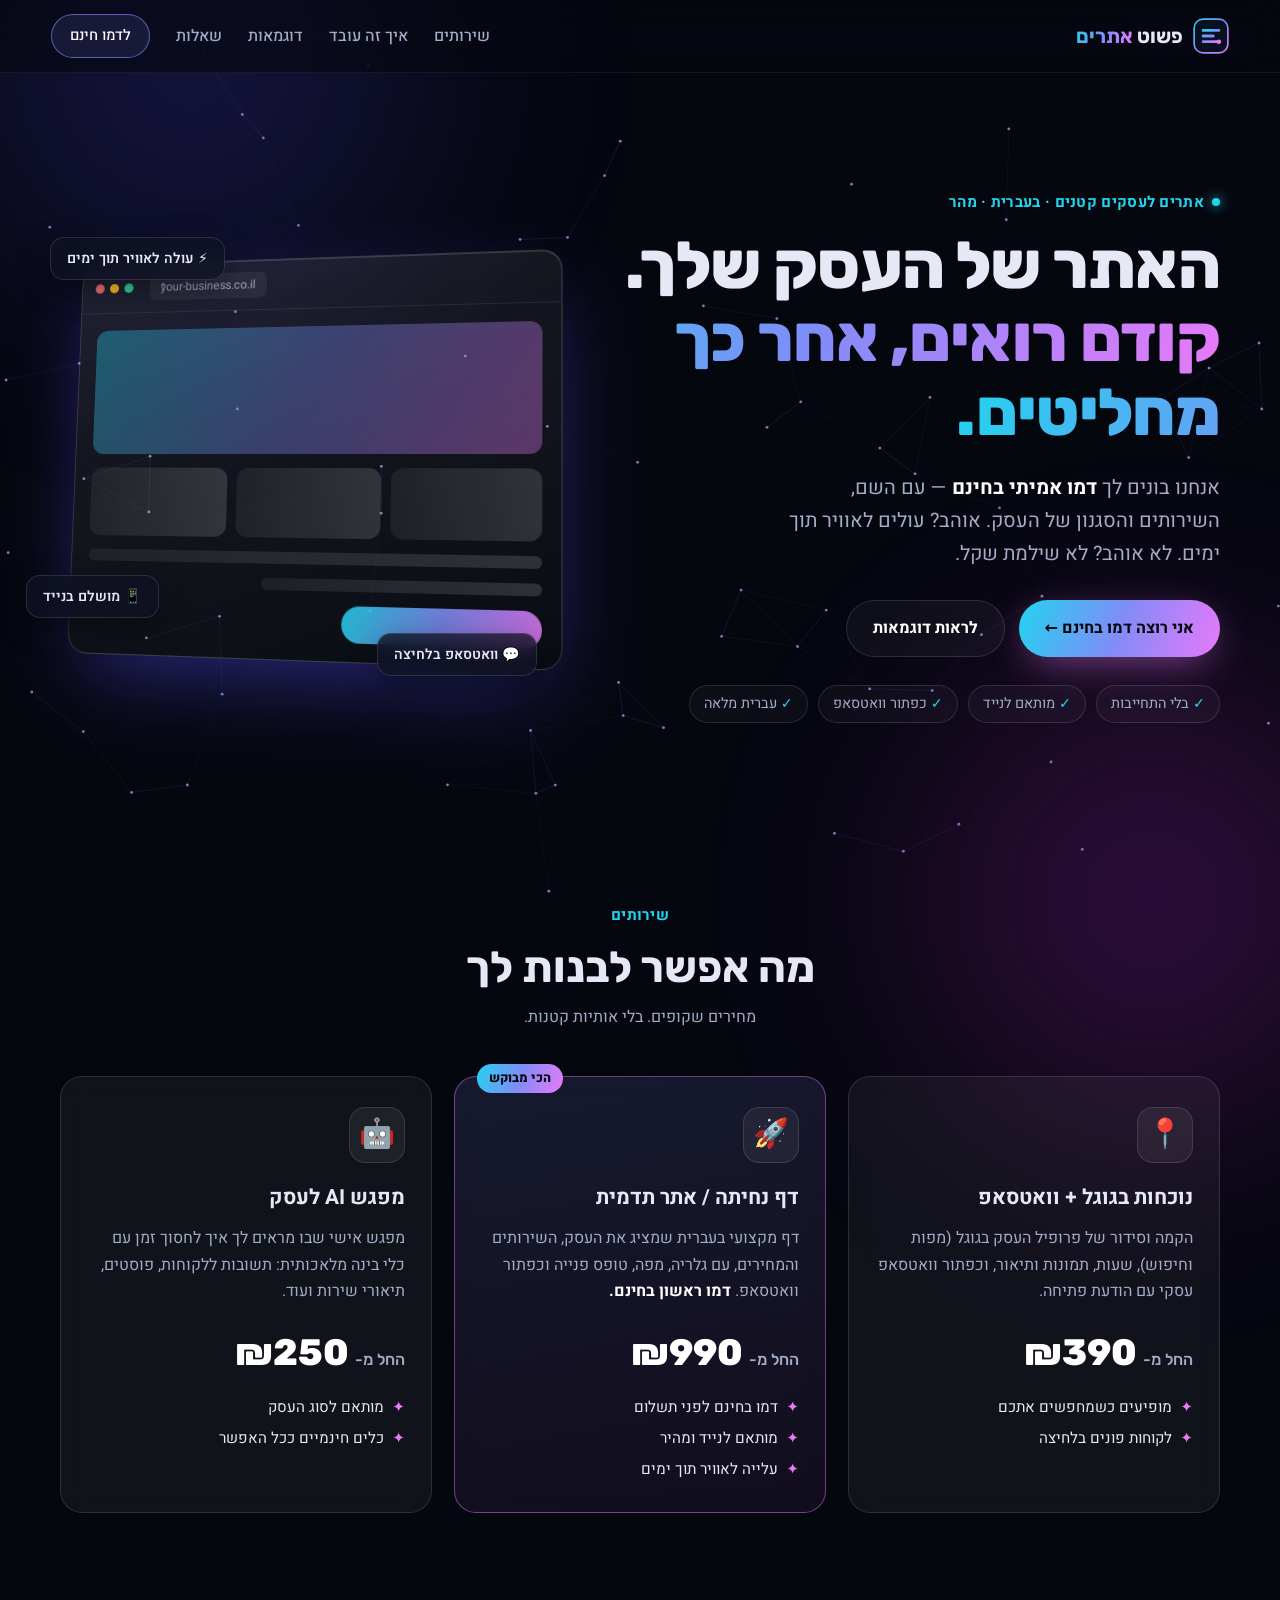
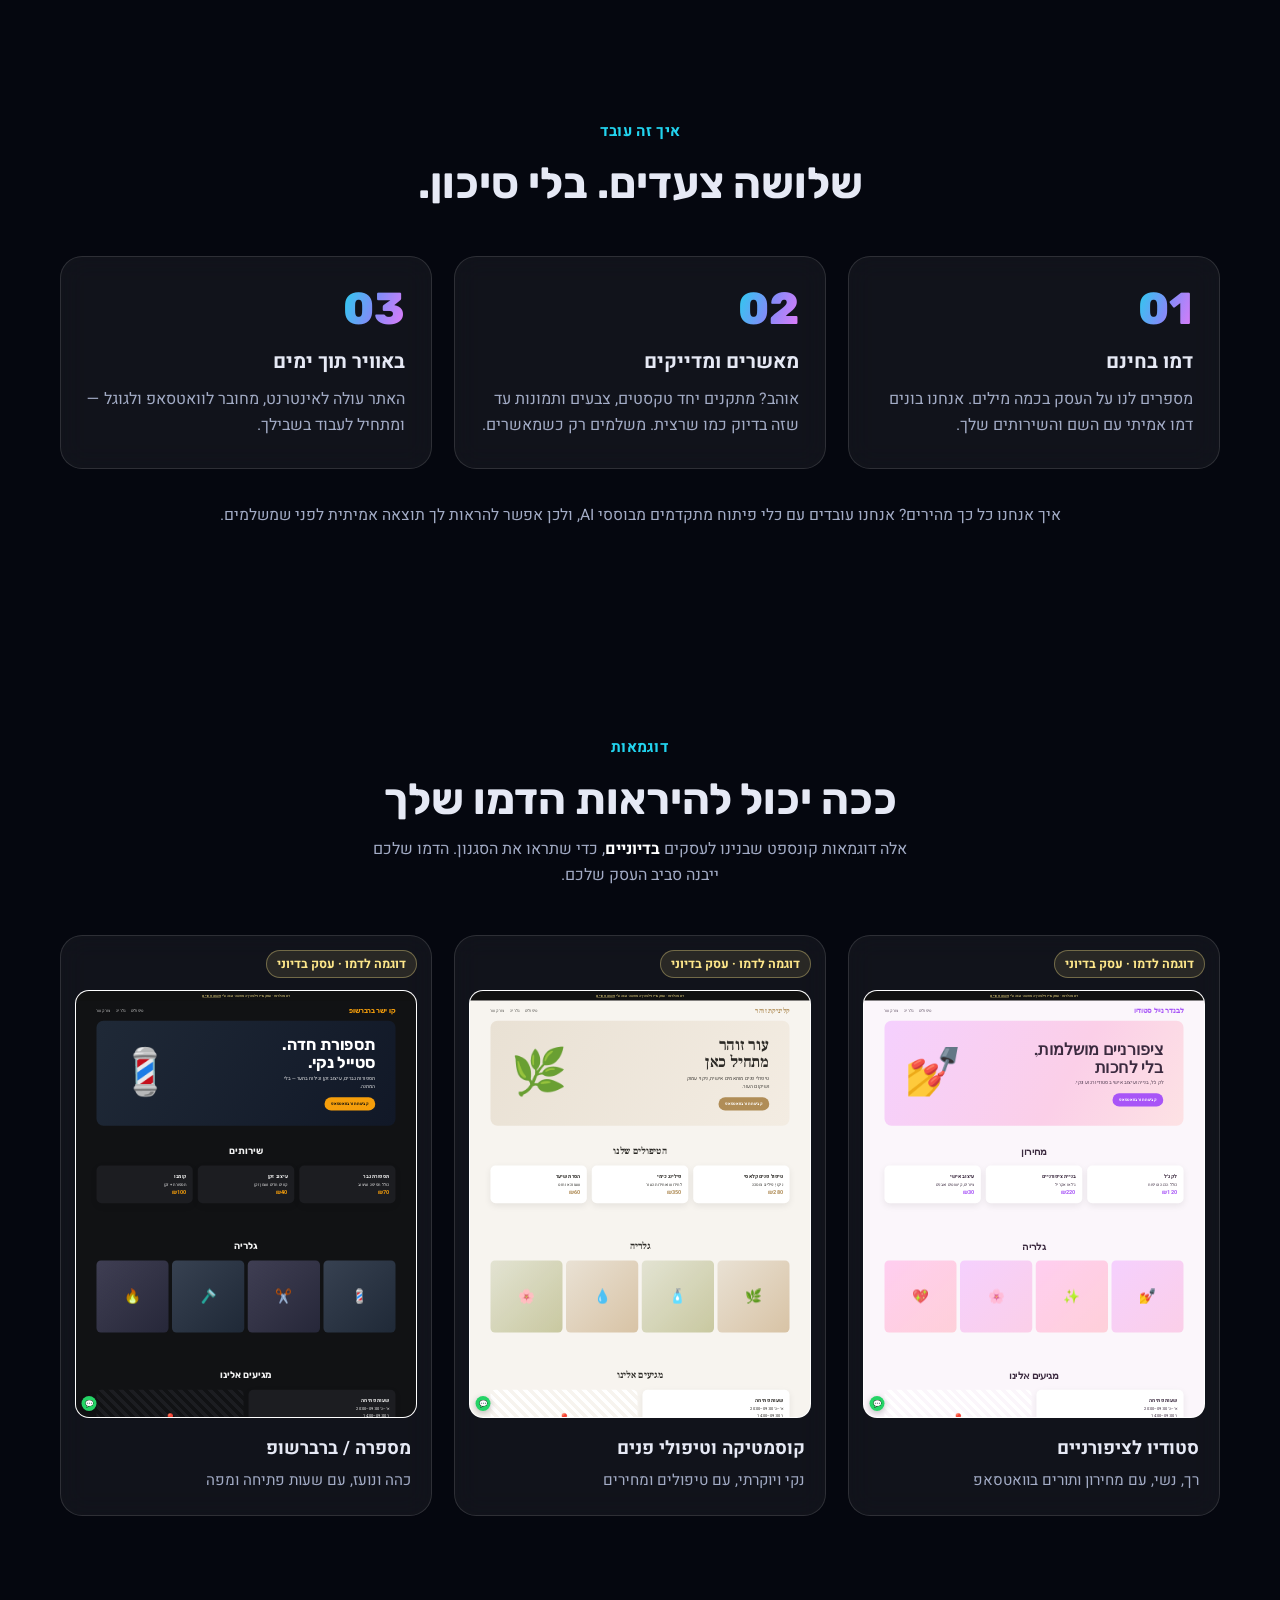
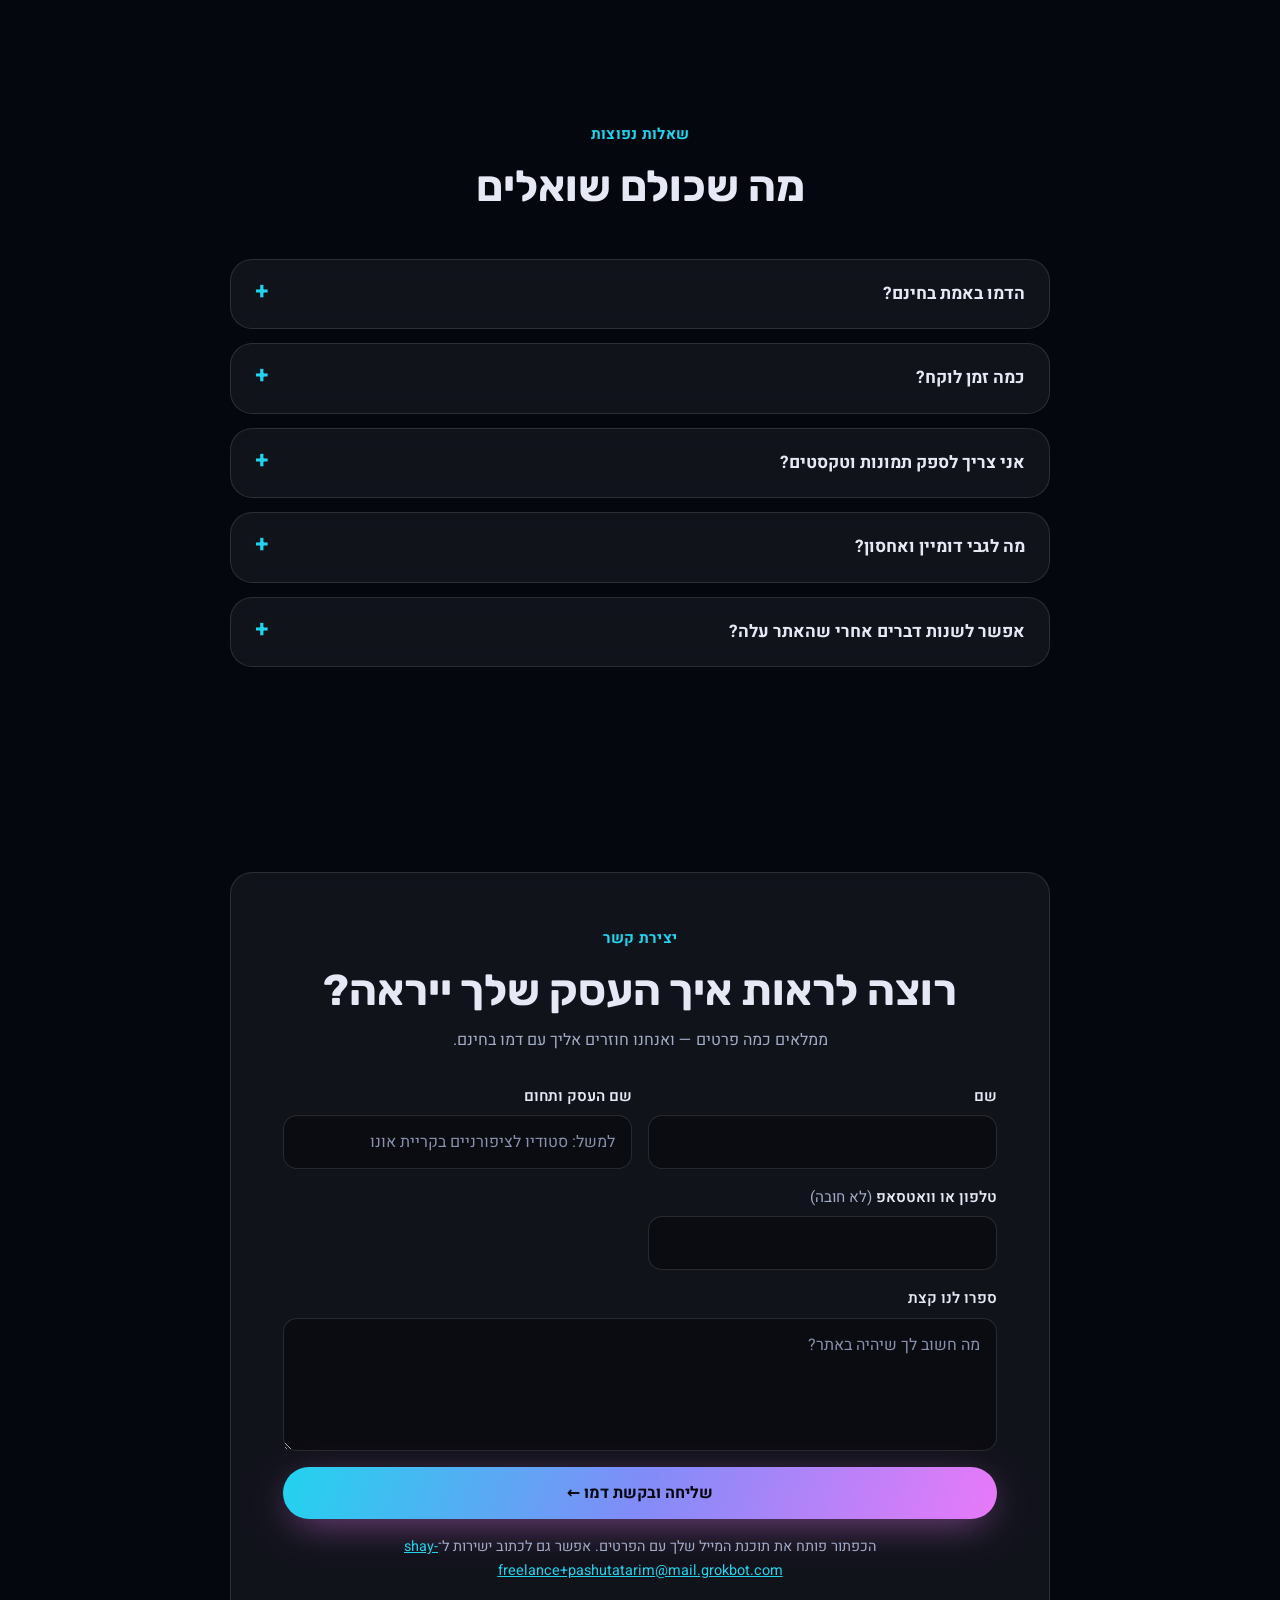
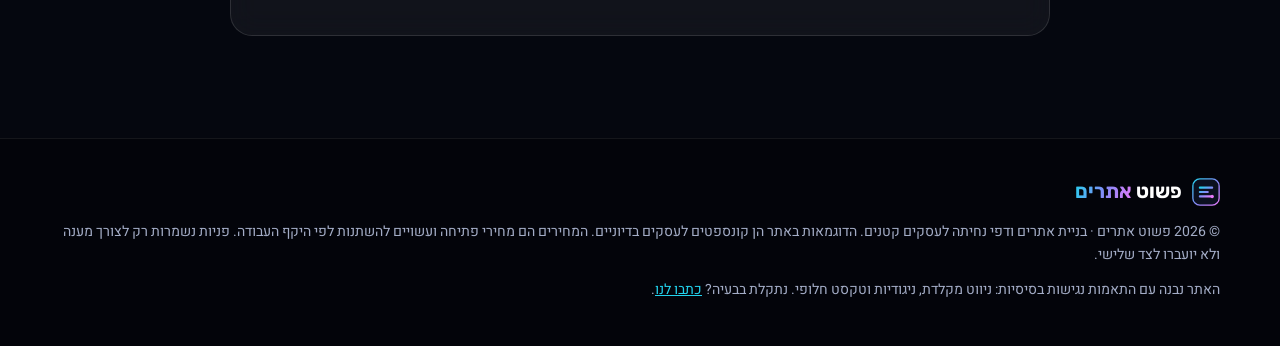
<file: index.html>
<!doctype html>
<html lang="he" dir="rtl">
<head>
<meta charset="utf-8">
<meta name="viewport" content="width=device-width, initial-scale=1">
<title>פשוט אתרים | אתרים ודפי נחיתה לעסקים קטנים — דמו בחינם</title>
<meta name="description" content="פשוט אתרים בונה אתרים ודפי נחיתה בעברית לעסקים קטנים. קודם בונים לך דמו בחינם, ומשלמים רק אם אוהבים. עלייה לאוויר תוך ימים.">
<meta name="theme-color" content="#05070f">
<link rel="icon" href="favicon.svg" type="image/svg+xml">
<meta property="og:type" content="website">
<meta property="og:locale" content="he_IL">
<meta property="og:title" content="פשוט אתרים — דמו בחינם, משלמים רק אם אוהבים">
<meta property="og:description" content="אתרים ודפי נחיתה בעברית לעסקים קטנים. מהיר, מודרני, בלי התחייבות.">
<meta property="og:url" content="https://pashutatarim.github.io/">
<meta property="og:image" content="https://pashutatarim.github.io/assets/og.png">
<meta name="twitter:card" content="summary_large_image">
<link rel="preconnect" href="https://fonts.googleapis.com">
<link rel="preconnect" href="https://fonts.gstatic.com" crossorigin>
<link href="https://fonts.googleapis.com/css2?family=Heebo:wght@300;400;500;700;900&family=Rubik:wght@500;700;800&display=swap" rel="stylesheet">
<link rel="stylesheet" href="styles.css">
</head>
<body>
<a class="skip" href="#main">דילוג לתוכן</a>
<canvas id="bg" aria-hidden="true"></canvas>
<div class="glow g1" aria-hidden="true"></div><div class="glow g2" aria-hidden="true"></div>

<header class="nav" id="top">
  <a href="#top" class="brand" aria-label="פשוט אתרים — לראש העמוד">
    <img src="assets/logo.svg" alt="" width="36" height="36"><span>פשוט <b>אתרים</b></span>
  </a>
  <nav aria-label="ניווט ראשי">
    <button class="menu-btn" aria-expanded="false" aria-controls="menu" aria-label="פתיחת תפריט"><span></span><span></span></button>
    <ul id="menu">
      <li><a href="#services">שירותים</a></li>
      <li><a href="#how">איך זה עובד</a></li>
      <li><a href="#demos">דוגמאות</a></li>
      <li><a href="#faq">שאלות</a></li>
      <li><a href="#contact" class="btn btn-sm">לדמו חינם</a></li>
    </ul>
  </nav>
</header>

<main id="main">
<section class="hero">
  <div class="wrap hero-grid">
    <div class="hero-text reveal">
      <p class="eyebrow"><span class="dot"></span> אתרים לעסקים קטנים · בעברית · מהר</p>
      <h1>האתר של העסק שלך.<br><span class="grad">קודם רואים, אחר כך מחליטים.</span></h1>
      <p class="lead">אנחנו בונים לך <strong>דמו אמיתי בחינם</strong> — עם השם, השירותים והסגנון של העסק. אוהב? עולים לאוויר תוך ימים. לא אוהב? לא שילמת שקל.</p>
      <div class="cta-row">
        <a href="#contact" class="btn btn-glow">אני רוצה דמו בחינם ←</a>
        <a href="#demos" class="btn btn-ghost">לראות דוגמאות</a>
      </div>
      <ul class="chips" aria-label="יתרונות">
        <li>בלי התחייבות</li><li>מותאם לנייד</li><li>כפתור וואטסאפ</li><li>עברית מלאה</li>
      </ul>
    </div>
    <div class="hero-visual reveal" aria-hidden="true">
      <div class="device">
        <div class="device-bar"><i></i><i></i><i></i><span>your-business.co.il</span></div>
        <div class="device-body">
          <div class="sk sk-hero"></div>
          <div class="sk-row"><div class="sk sk-card"></div><div class="sk sk-card"></div><div class="sk sk-card"></div></div>
          <div class="sk sk-line"></div><div class="sk sk-line short"></div>
          <div class="sk sk-btn"></div>
        </div>
      </div>
      <div class="float f1">⚡ עולה לאוויר תוך ימים</div>
      <div class="float f2">📱 מושלם בנייד</div>
      <div class="float f3">💬 וואטסאפ בלחיצה</div>
    </div>
  </div>
</section>

<section id="services" class="section">
  <div class="wrap">
    <header class="sec-head reveal"><p class="eyebrow">שירותים</p><h2>מה אפשר לבנות לך</h2><p>מחירים שקופים. בלי אותיות קטנות.</p></header>
    <div class="cards">
      <article class="card glass reveal">
        <div class="icon" aria-hidden="true">📍</div>
        <h3>נוכחות בגוגל + וואטסאפ</h3>
        <p>הקמה וסידור של פרופיל העסק בגוגל (מפות וחיפוש), שעות, תמונות ותיאור, וכפתור וואטסאפ עסקי עם הודעת פתיחה.</p>
        <p class="price"><small>החל מ-</small>₪390</p>
        <ul class="ticks"><li>מופיעים כשמחפשים אתכם</li><li>לקוחות פונים בלחיצה</li></ul>
      </article>
      <article class="card glass featured reveal">
        <span class="badge">הכי מבוקש</span>
        <div class="icon" aria-hidden="true">🚀</div>
        <h3>דף נחיתה / אתר תדמית</h3>
        <p>דף מקצועי בעברית שמציג את העסק, השירותים והמחירים, עם גלריה, מפה, טופס פנייה וכפתור וואטסאפ. <strong>דמו ראשון בחינם.</strong></p>
        <p class="price"><small>החל מ-</small>₪990</p>
        <ul class="ticks"><li>דמו בחינם לפני תשלום</li><li>מותאם לנייד ומהיר</li><li>עלייה לאוויר תוך ימים</li></ul>
      </article>
      <article class="card glass reveal">
        <div class="icon" aria-hidden="true">🤖</div>
        <h3>מפגש AI לעסק</h3>
        <p>מפגש אישי שבו מראים לך איך לחסוך זמן עם כלי בינה מלאכותית: תשובות ללקוחות, פוסטים, תיאורי שירות ועוד.</p>
        <p class="price"><small>החל מ-</small>₪250</p>
        <ul class="ticks"><li>מותאם לסוג העסק</li><li>כלים חינמיים ככל האפשר</li></ul>
      </article>
    </div>
  </div>
</section>

<section id="how" class="section">
  <div class="wrap">
    <header class="sec-head reveal"><p class="eyebrow">איך זה עובד</p><h2>שלושה צעדים. בלי סיכון.</h2></header>
    <ol class="steps">
      <li class="step glass reveal"><span class="num">01</span><h3>דמו בחינם</h3><p>מספרים לנו על העסק בכמה מילים. אנחנו בונים דמו אמיתי עם השם והשירותים שלך.</p></li>
      <li class="step glass reveal"><span class="num">02</span><h3>מאשרים ומדייקים</h3><p>אוהב? מתקנים יחד טקסטים, צבעים ותמונות עד שזה בדיוק כמו שרצית. משלמים רק כשמאשרים.</p></li>
      <li class="step glass reveal"><span class="num">03</span><h3>באוויר תוך ימים</h3><p>האתר עולה לאינטרנט, מחובר לוואטסאפ ולגוגל — ומתחיל לעבוד בשבילך.</p></li>
    </ol>
    <p class="note reveal">איך אנחנו כל כך מהירים? אנחנו עובדים עם כלי פיתוח מתקדמים מבוססי AI, ולכן אפשר להראות לך תוצאה אמיתית לפני שמשלמים.</p>
  </div>
</section>

<section id="demos" class="section">
  <div class="wrap">
    <header class="sec-head reveal"><p class="eyebrow">דוגמאות</p><h2>ככה יכול להיראות הדמו שלך</h2><p>אלה דוגמאות קונספט שבנינו לעסקים <strong>בדיוניים</strong>, כדי שתראו את הסגנון. הדמו שלכם ייבנה סביב העסק שלכם.</p></header>
    <div class="demos">
      <a class="demo glass reveal" href="demos/nails.html" target="_blank" rel="noopener">
        <span class="tag">דוגמה לדמו · עסק בדיוני</span>
        <div class="frame"><iframe src="demos/nails.html" title="תצוגה מקדימה: דמו לסטודיו ציפורניים בדיוני" loading="lazy" tabindex="-1"></iframe></div>
        <h3>סטודיו לציפורניים</h3><p>רך, נשי, עם מחירון ותורים בוואטסאפ</p>
      </a>
      <a class="demo glass reveal" href="demos/cosmetics.html" target="_blank" rel="noopener">
        <span class="tag">דוגמה לדמו · עסק בדיוני</span>
        <div class="frame"><iframe src="demos/cosmetics.html" title="תצוגה מקדימה: דמו לקוסמטיקאית בדיונית" loading="lazy" tabindex="-1"></iframe></div>
        <h3>קוסמטיקה וטיפולי פנים</h3><p>נקי ויוקרתי, עם טיפולים ומחירים</p>
      </a>
      <a class="demo glass reveal" href="demos/barber.html" target="_blank" rel="noopener">
        <span class="tag">דוגמה לדמו · עסק בדיוני</span>
        <div class="frame"><iframe src="demos/barber.html" title="תצוגה מקדימה: דמו למספרה בדיונית" loading="lazy" tabindex="-1"></iframe></div>
        <h3>מספרה / ברברשופ</h3><p>כהה ונועז, עם שעות פתיחה ומפה</p>
      </a>
    </div>
  </div>
</section>

<section id="faq" class="section">
  <div class="wrap narrow">
    <header class="sec-head reveal"><p class="eyebrow">שאלות נפוצות</p><h2>מה שכולם שואלים</h2></header>
    <div class="faq">
      <details class="glass reveal"><summary>הדמו באמת בחינם?</summary><p>כן. בונים לך דמו אמיתי בלי תשלום ובלי התחייבות. רק אם תרצה להעלות אותו לאוויר — נסגור מחיר.</p></details>
      <details class="glass reveal"><summary>כמה זמן לוקח?</summary><p>דמו ראשון בדרך כלל תוך יום–יומיים עבודה. אחרי אישור, האתר עולה לאוויר תוך ימים ספורים.</p></details>
      <details class="glass reveal"><summary>אני צריך לספק תמונות וטקסטים?</summary><p>מומלץ לשלוח כמה תמונות של העסק והעבודות. את הטקסטים אנחנו כותבים, ואתה רק מאשר.</p></details>
      <details class="glass reveal"><summary>מה לגבי דומיין ואחסון?</summary><p>נעזור לבחור כתובת (למשל ‎.co.il) ולחבר אחסון. עלות דומיין, אם תרצה אחד, משולמת ישירות לרשם הדומיינים.</p></details>
      <details class="glass reveal"><summary>אפשר לשנות דברים אחרי שהאתר עלה?</summary><p>בטח. שינויים קטנים בתקופה הראשונה כלולים, ואפשר גם לסכם על תחזוקה שוטפת.</p></details>
    </div>
  </div>
</section>

<section id="contact" class="section">
  <div class="wrap narrow">
    <div class="contact glass reveal">
      <header class="sec-head"><p class="eyebrow">יצירת קשר</p><h2>רוצה לראות איך העסק שלך ייראה?</h2><p>ממלאים כמה פרטים — ואנחנו חוזרים אליך עם דמו בחינם.</p></header>
      <form id="contact-form" novalidate>
        <div class="field"><label for="f-name">שם</label><input id="f-name" name="name" autocomplete="name" required></div>
        <div class="field"><label for="f-biz">שם העסק ותחום</label><input id="f-biz" name="biz" placeholder="למשל: סטודיו לציפורניים בקריית אונו" required></div>
        <div class="field"><label for="f-phone">טלפון או וואטסאפ <span class="opt">(לא חובה)</span></label><input id="f-phone" name="phone" type="tel" inputmode="tel" autocomplete="tel"></div>
        <div class="field full"><label for="f-msg">ספרו לנו קצת</label><textarea id="f-msg" name="msg" rows="4" placeholder="מה חשוב לך שיהיה באתר?"></textarea></div>
        <button class="btn btn-glow full" type="submit">שליחה ובקשת דמו ←</button>
        <p class="form-note" role="status" aria-live="polite">הכפתור פותח את תוכנת המייל שלך עם הפרטים. אפשר גם לכתוב ישירות ל־<a href="mailto:shay-freelance+pashutatarim@mail.grokbot.com">shay-freelance+pashutatarim@mail.grokbot.com</a></p>
      </form>
    </div>
  </div>
</section>
</main>

<footer class="footer">
  <div class="wrap foot">
    <a href="#top" class="brand"><img src="assets/logo.svg" alt="" width="28" height="28"><span>פשוט <b>אתרים</b></span></a>
    <p>© <span id="y">2026</span> פשוט אתרים · בניית אתרים ודפי נחיתה לעסקים קטנים. הדוגמאות באתר הן קונספטים לעסקים בדיוניים. המחירים הם מחירי פתיחה ועשויים להשתנות לפי היקף העבודה. פניות נשמרות רק לצורך מענה ולא יועברו לצד שלישי.</p>
    <p class="a11y">האתר נבנה עם התאמות נגישות בסיסיות: ניווט מקלדת, ניגודיות וטקסט חלופי. נתקלת בבעיה? <a href="mailto:shay-freelance+pashutatarim@mail.grokbot.com?subject=נגישות%20באתר">כתבו לנו</a>.</p>
  </div>
</footer>
<script src="script.js"></script>
</body>
</html>
</file>
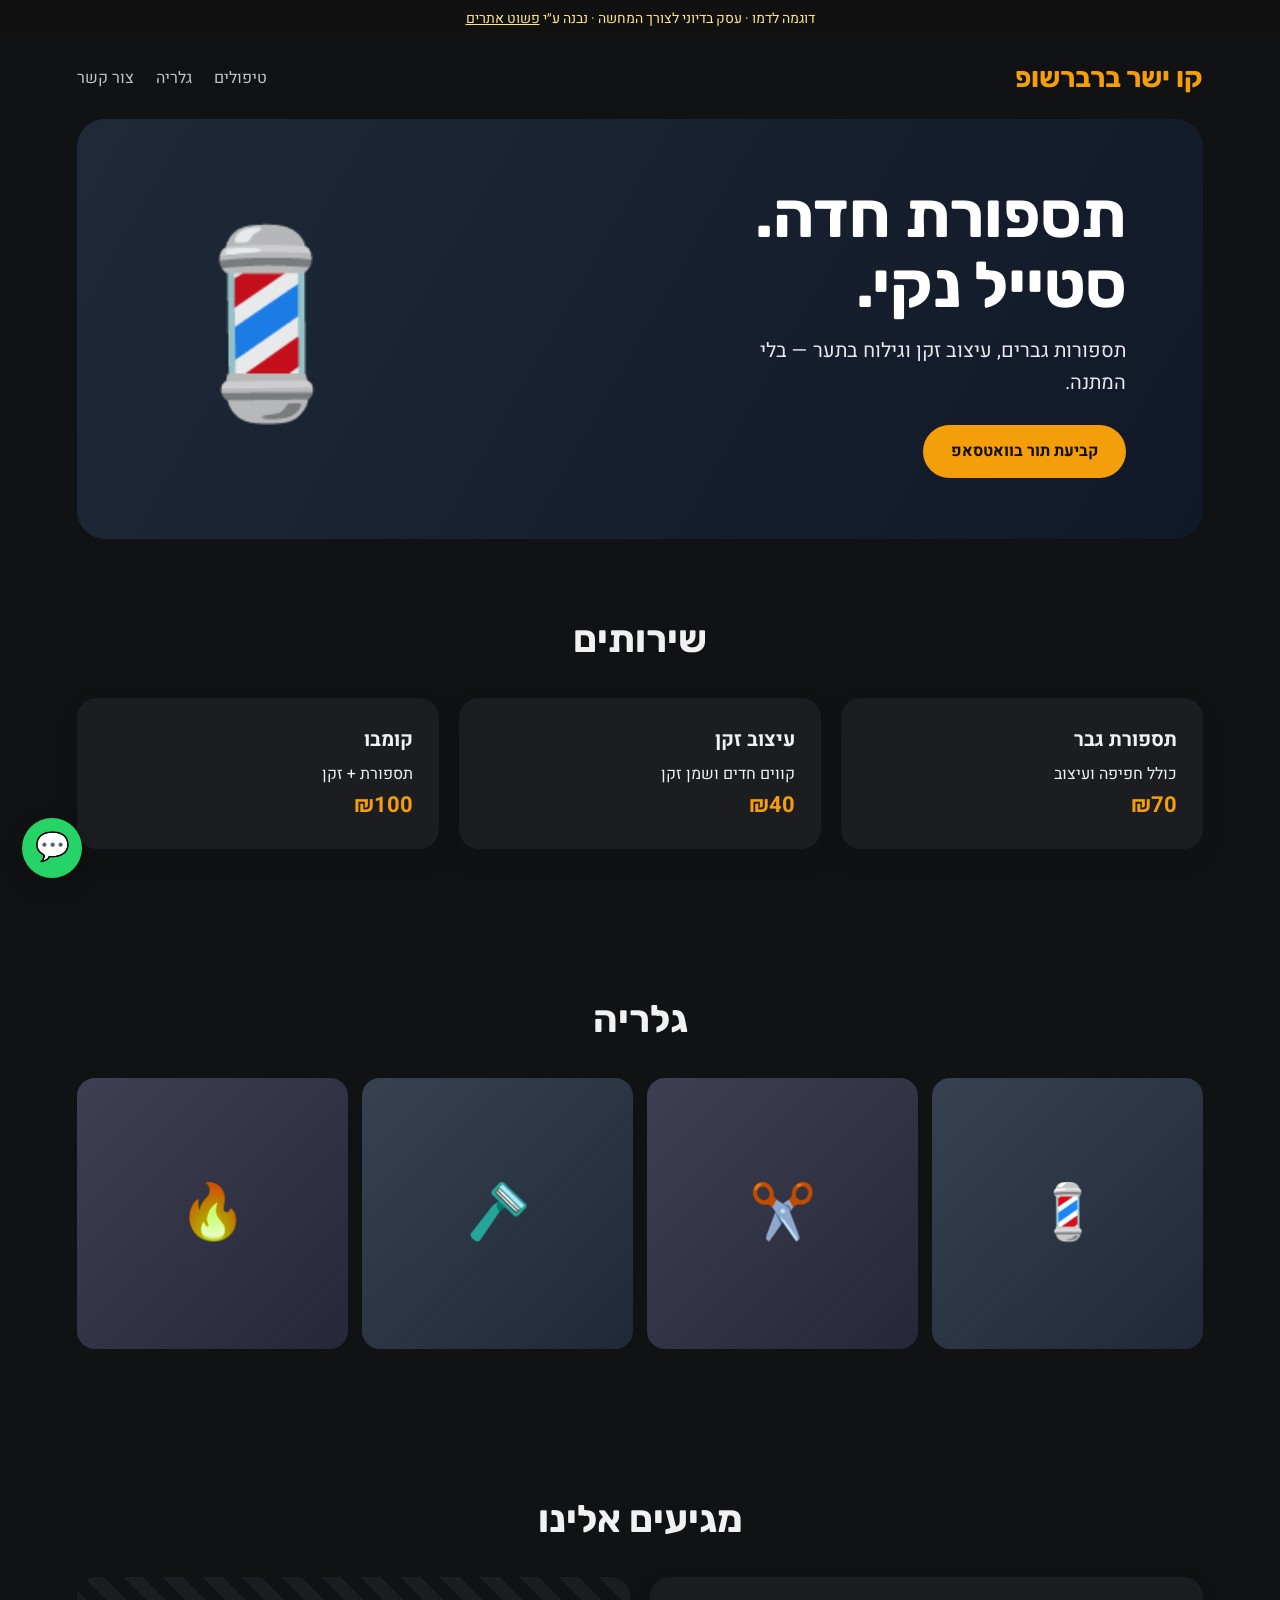
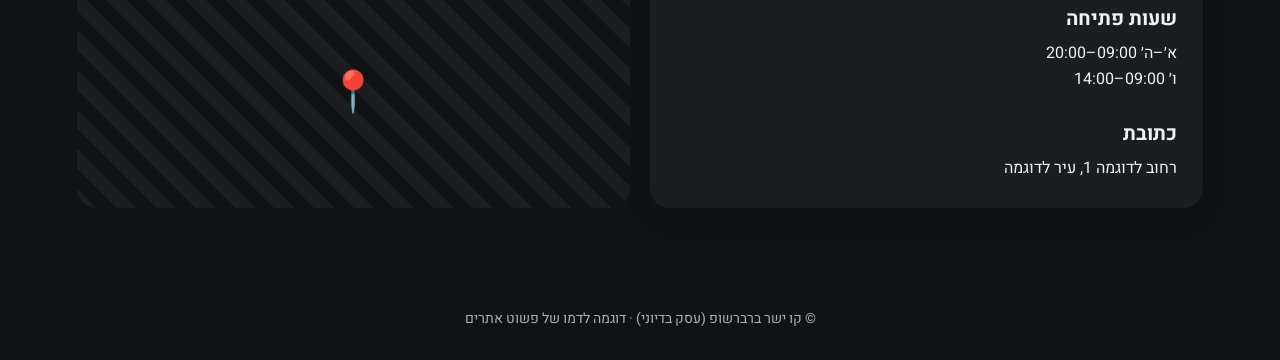
<file: demos/barber.html>
<!doctype html><html lang="he" dir="rtl"><head><meta charset="utf-8"><meta name="viewport" content="width=device-width,initial-scale=1">
<title>קו ישר ברברשופ — דוגמה לדמו | פשוט אתרים</title><meta name="robots" content="noindex">
<link href="https://fonts.googleapis.com/css2?family=Rubik:wght@800&family=Heebo:wght@400;700&display=swap" rel="stylesheet">
<style>*{box-sizing:border-box;margin:0;padding:0}body{font-family:Heebo,sans-serif;background:#111214;color:#f1f1f1;line-height:1.6}
.ribbon{background:#111;color:#fde68a;text-align:center;font-size:14px;padding:8px}.ribbon a{color:#fde68a}
header{display:flex;justify-content:space-between;align-items:center;padding:18px 6vw}.logo{font-family:'Rubik',serif;font-size:28px;font-weight:700;color:#f59e0b}
nav a{margin-inline-start:22px;text-decoration:none;color:#f1f1f1;opacity:.8}
.hero{margin:0 6vw;border-radius:28px;min-height:420px;display:grid;align-content:center;padding:60px 6vw;background:linear-gradient(120deg,#1f2937,#111827);color:#fff;position:relative;overflow:hidden}
.hero h1{font-family:'Rubik',serif;font-size:clamp(36px,6vw,64px);line-height:1.1;margin-bottom:14px}.hero p{font-size:20px;max-width:34ch;opacity:.9}
.hero .art{position:absolute;left:6vw;top:50%;transform:translateY(-50%);font-size:180px;opacity:.9}
.btn{display:inline-block;margin-top:26px;background:#f59e0b;color:#111;padding:14px 28px;border-radius:999px;font-weight:700;text-decoration:none;width:max-content}
section{padding:70px 6vw}h2{font-family:'Rubik',serif;font-size:38px;margin-bottom:28px;text-align:center}
.grid{display:grid;grid-template-columns:repeat(3,1fr);gap:20px}.item{background:#1c1d21;border-radius:20px;padding:26px;box-shadow:0 10px 30px rgba(0,0,0,.08)}
.item b{display:block;font-size:20px;margin-bottom:6px}.item span{color:#f59e0b;font-weight:700;font-size:22px}
.gal{display:grid;grid-template-columns:repeat(4,1fr);gap:14px}.gal div{aspect-ratio:1;border-radius:18px;background:linear-gradient(135deg,#374151,#1f2937);display:grid;place-items:center;font-size:54px}
.gal div:nth-child(2n){filter:hue-rotate(25deg)}
.info{display:grid;grid-template-columns:1fr 1fr;gap:20px}.map{border-radius:20px;min-height:200px;background:repeating-linear-gradient(45deg,#1c1d21,#1c1d21 14px,#111214 14px,#111214 28px);display:grid;place-items:center;font-size:40px}
footer{text-align:center;padding:30px;opacity:.7;font-size:14px}
.wa{position:fixed;bottom:22px;left:22px;background:#25d366;color:#fff;width:60px;height:60px;border-radius:50%;display:grid;place-items:center;font-size:28px;text-decoration:none;box-shadow:0 8px 24px rgba(0,0,0,.25)}
@media(max-width:760px){.grid,.info{grid-template-columns:1fr}.gal{grid-template-columns:1fr 1fr}.hero .art{font-size:90px;top:auto;bottom:10px;transform:none}nav{display:none}}</style></head><body>
<div class="ribbon">דוגמה לדמו · עסק בדיוני לצורך המחשה · נבנה ע״י <a href="../index.html">פשוט אתרים</a></div>
<header><div class="logo">קו ישר ברברשופ</div><nav><a href="#s">טיפולים</a><a href="#g">גלריה</a><a href="#c">צור קשר</a></nav></header>
<div class="hero"><div class="art" aria-hidden="true">💈</div><h1>תספורת חדה.<br>סטייל נקי.</h1><p>תספורות גברים, עיצוב זקן וגילוח בתער — בלי המתנה.</p><a class="btn" href="#c">קביעת תור בוואטסאפ</a></div>
<section id="s"><h2>שירותים</h2><div class="grid"><div class="item"><b>תספורת גבר</b><p>כולל חפיפה ועיצוב</p><span>₪70</span></div><div class="item"><b>עיצוב זקן</b><p>קווים חדים ושמן זקן</p><span>₪40</span></div><div class="item"><b>קומבו</b><p>תספורת + זקן</p><span>₪100</span></div></div></section>
<section id="g"><h2>גלריה</h2><div class="gal" aria-label="גלריית המחשה"><div aria-hidden="true">💈</div><div aria-hidden="true">✂️</div><div aria-hidden="true">🪒</div><div aria-hidden="true">🔥</div></div></section>
<section id="c"><h2>מגיעים אלינו</h2><div class="info"><div class="item"><b>שעות פתיחה</b>א׳–ה׳ 09:00–20:00<br>ו׳ 09:00–14:00<br><br><b>כתובת</b>רחוב לדוגמה 1, עיר לדוגמה</div><div class="map" aria-label="מקום למפה">📍</div></div></section>
<footer>© קו ישר ברברשופ (עסק בדיוני) · דוגמה לדמו של פשוט אתרים</footer>
<a class="wa" href="#c" aria-label="וואטסאפ (דוגמה)">💬</a></body></html>
</file>
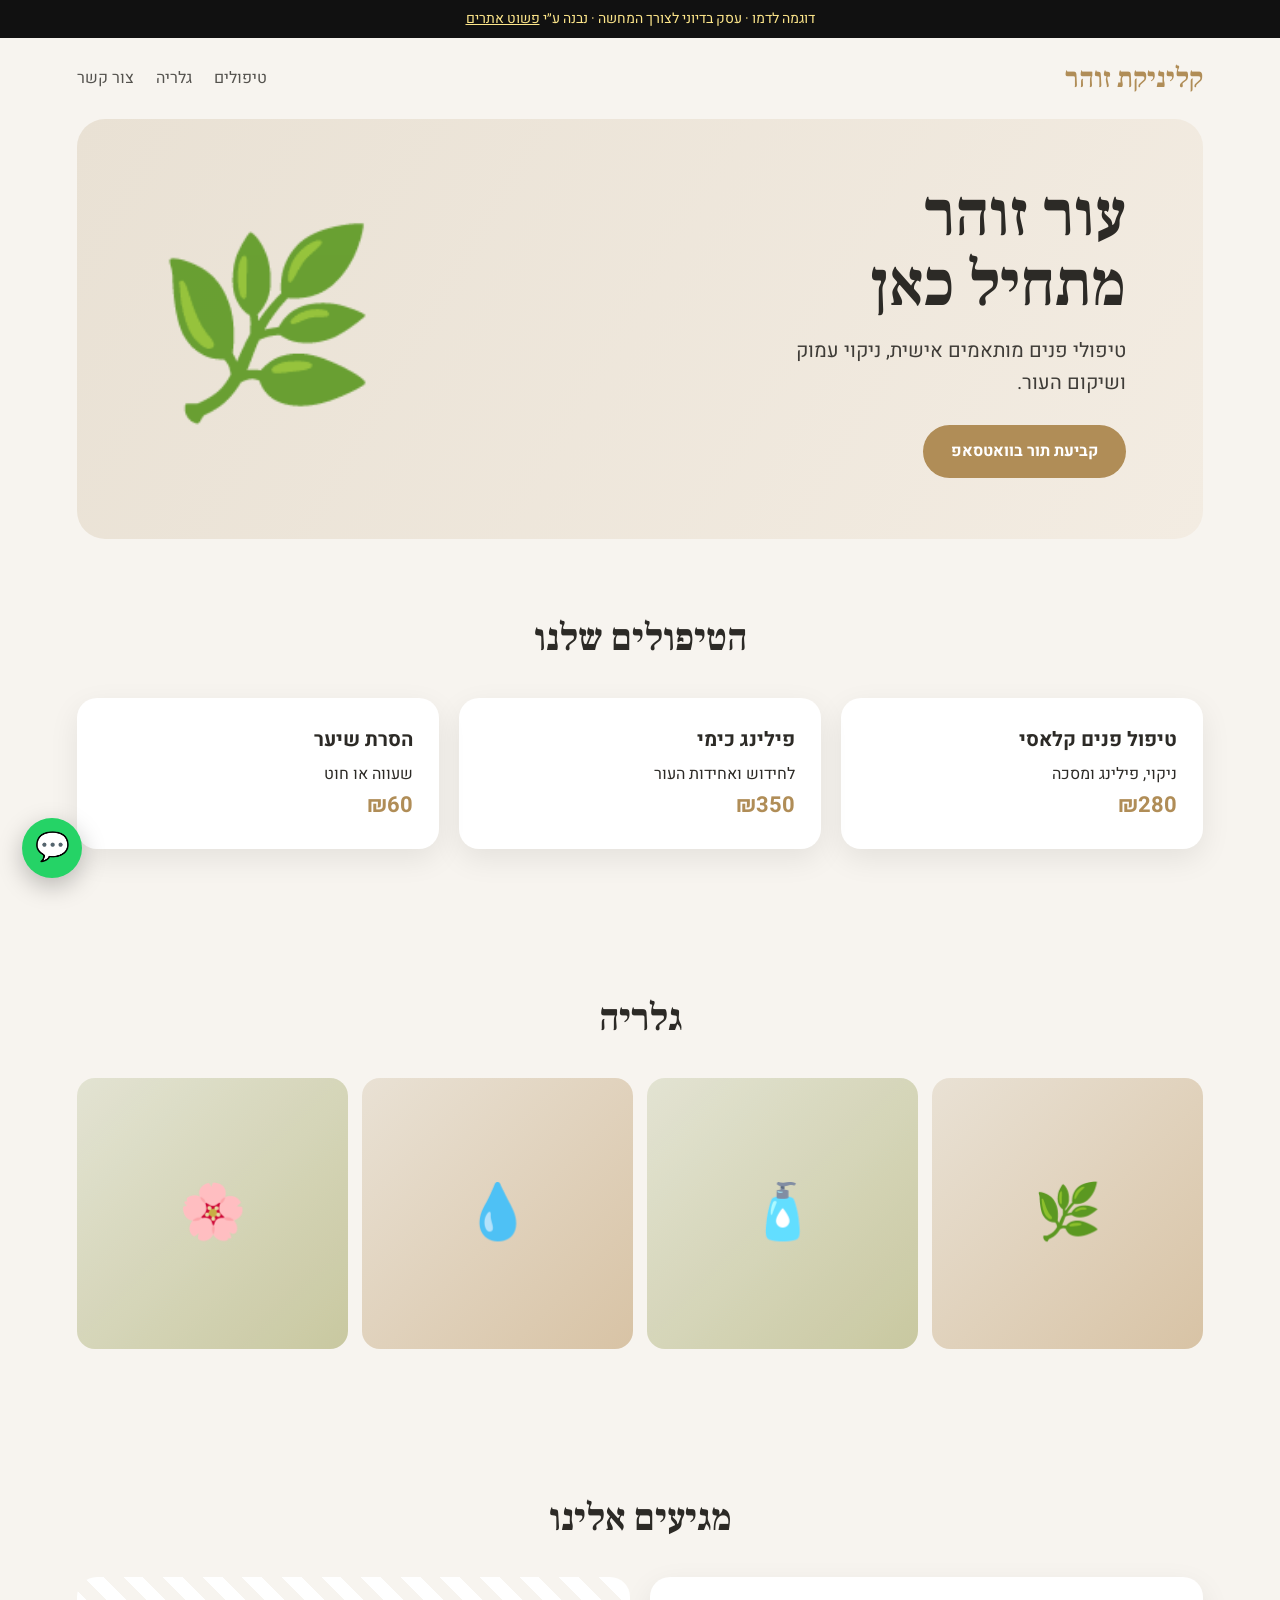
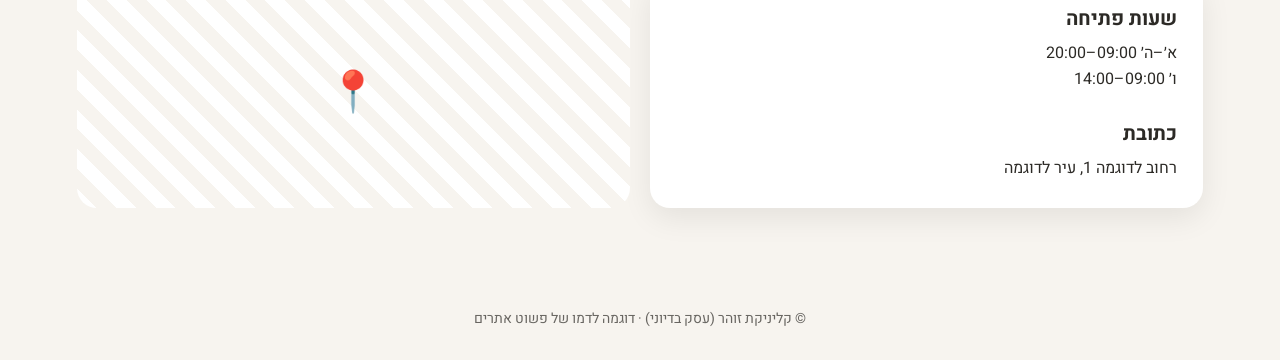
<file: demos/cosmetics.html>
<!doctype html><html lang="he" dir="rtl"><head><meta charset="utf-8"><meta name="viewport" content="width=device-width,initial-scale=1">
<title>קליניקת זוהר — דוגמה לדמו | פשוט אתרים</title><meta name="robots" content="noindex">
<link href="https://fonts.googleapis.com/css2?family=Frank+Ruhl+Libre:wght@700&family=Heebo:wght@400;700&display=swap" rel="stylesheet">
<style>*{box-sizing:border-box;margin:0;padding:0}body{font-family:Heebo,sans-serif;background:#f7f4ef;color:#2c2a26;line-height:1.6}
.ribbon{background:#111;color:#fde68a;text-align:center;font-size:14px;padding:8px}.ribbon a{color:#fde68a}
header{display:flex;justify-content:space-between;align-items:center;padding:18px 6vw}.logo{font-family:'Frank Ruhl Libre',serif;font-size:28px;font-weight:700;color:#b08d57}
nav a{margin-inline-start:22px;text-decoration:none;color:#2c2a26;opacity:.8}
.hero{margin:0 6vw;border-radius:28px;min-height:420px;display:grid;align-content:center;padding:60px 6vw;background:linear-gradient(120deg,#e9e1d4,#f3ece2);color:#2c2a26;position:relative;overflow:hidden}
.hero h1{font-family:'Frank Ruhl Libre',serif;font-size:clamp(36px,6vw,64px);line-height:1.1;margin-bottom:14px}.hero p{font-size:20px;max-width:34ch;opacity:.9}
.hero .art{position:absolute;left:6vw;top:50%;transform:translateY(-50%);font-size:180px;opacity:.9}
.btn{display:inline-block;margin-top:26px;background:#b08d57;color:#fff;padding:14px 28px;border-radius:999px;font-weight:700;text-decoration:none;width:max-content}
section{padding:70px 6vw}h2{font-family:'Frank Ruhl Libre',serif;font-size:38px;margin-bottom:28px;text-align:center}
.grid{display:grid;grid-template-columns:repeat(3,1fr);gap:20px}.item{background:#fff;border-radius:20px;padding:26px;box-shadow:0 10px 30px rgba(0,0,0,.08)}
.item b{display:block;font-size:20px;margin-bottom:6px}.item span{color:#b08d57;font-weight:700;font-size:22px}
.gal{display:grid;grid-template-columns:repeat(4,1fr);gap:14px}.gal div{aspect-ratio:1;border-radius:18px;background:linear-gradient(135deg,#e9e1d4,#d8c3a5);display:grid;place-items:center;font-size:54px}
.gal div:nth-child(2n){filter:hue-rotate(25deg)}
.info{display:grid;grid-template-columns:1fr 1fr;gap:20px}.map{border-radius:20px;min-height:200px;background:repeating-linear-gradient(45deg,#fff,#fff 14px,#f7f4ef 14px,#f7f4ef 28px);display:grid;place-items:center;font-size:40px}
footer{text-align:center;padding:30px;opacity:.7;font-size:14px}
.wa{position:fixed;bottom:22px;left:22px;background:#25d366;color:#fff;width:60px;height:60px;border-radius:50%;display:grid;place-items:center;font-size:28px;text-decoration:none;box-shadow:0 8px 24px rgba(0,0,0,.25)}
@media(max-width:760px){.grid,.info{grid-template-columns:1fr}.gal{grid-template-columns:1fr 1fr}.hero .art{font-size:90px;top:auto;bottom:10px;transform:none}nav{display:none}}</style></head><body>
<div class="ribbon">דוגמה לדמו · עסק בדיוני לצורך המחשה · נבנה ע״י <a href="../index.html">פשוט אתרים</a></div>
<header><div class="logo">קליניקת זוהר</div><nav><a href="#s">טיפולים</a><a href="#g">גלריה</a><a href="#c">צור קשר</a></nav></header>
<div class="hero"><div class="art" aria-hidden="true">🌿</div><h1>עור זוהר<br>מתחיל כאן</h1><p>טיפולי פנים מותאמים אישית, ניקוי עמוק ושיקום העור.</p><a class="btn" href="#c">קביעת תור בוואטסאפ</a></div>
<section id="s"><h2>הטיפולים שלנו</h2><div class="grid"><div class="item"><b>טיפול פנים קלאסי</b><p>ניקוי, פילינג ומסכה</p><span>₪280</span></div><div class="item"><b>פילינג כימי</b><p>לחידוש ואחידות העור</p><span>₪350</span></div><div class="item"><b>הסרת שיער</b><p>שעווה או חוט</p><span>₪60</span></div></div></section>
<section id="g"><h2>גלריה</h2><div class="gal" aria-label="גלריית המחשה"><div aria-hidden="true">🌿</div><div aria-hidden="true">🧴</div><div aria-hidden="true">💧</div><div aria-hidden="true">🌸</div></div></section>
<section id="c"><h2>מגיעים אלינו</h2><div class="info"><div class="item"><b>שעות פתיחה</b>א׳–ה׳ 09:00–20:00<br>ו׳ 09:00–14:00<br><br><b>כתובת</b>רחוב לדוגמה 1, עיר לדוגמה</div><div class="map" aria-label="מקום למפה">📍</div></div></section>
<footer>© קליניקת זוהר (עסק בדיוני) · דוגמה לדמו של פשוט אתרים</footer>
<a class="wa" href="#c" aria-label="וואטסאפ (דוגמה)">💬</a></body></html>
</file>
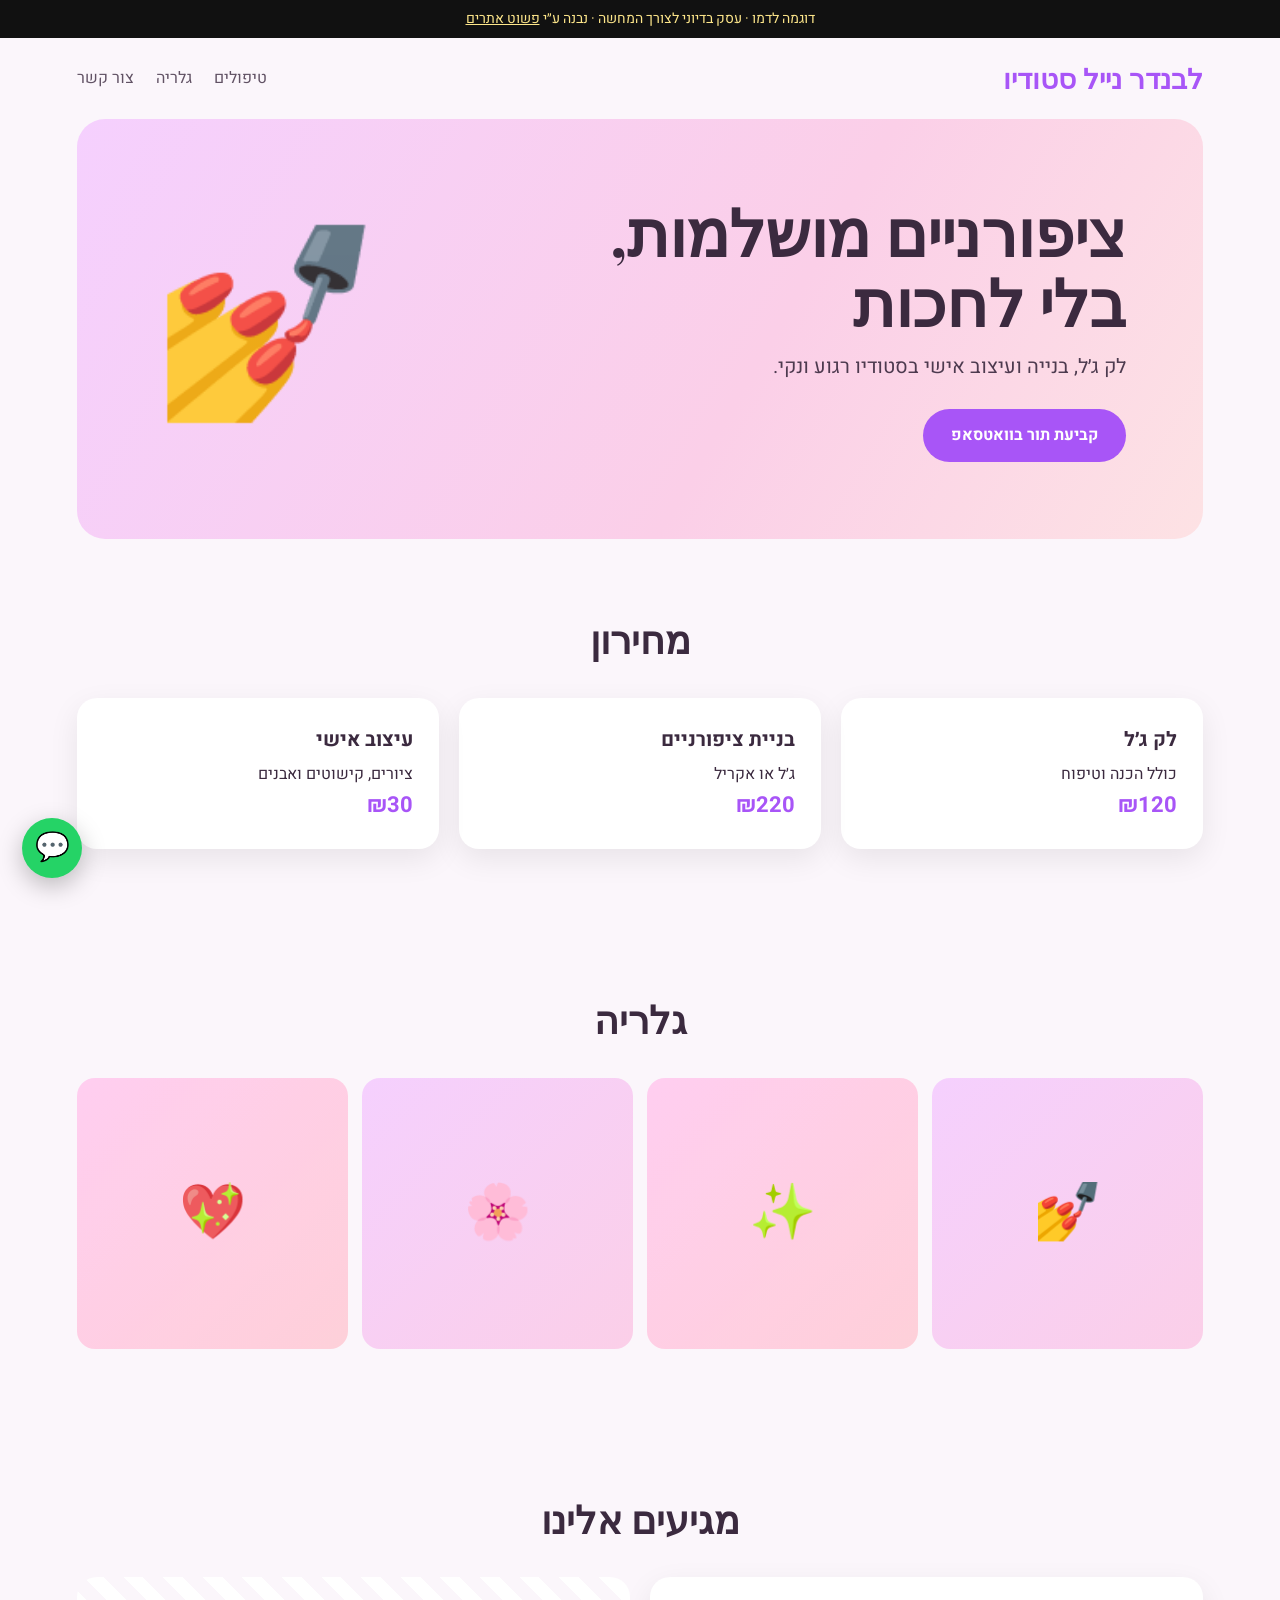
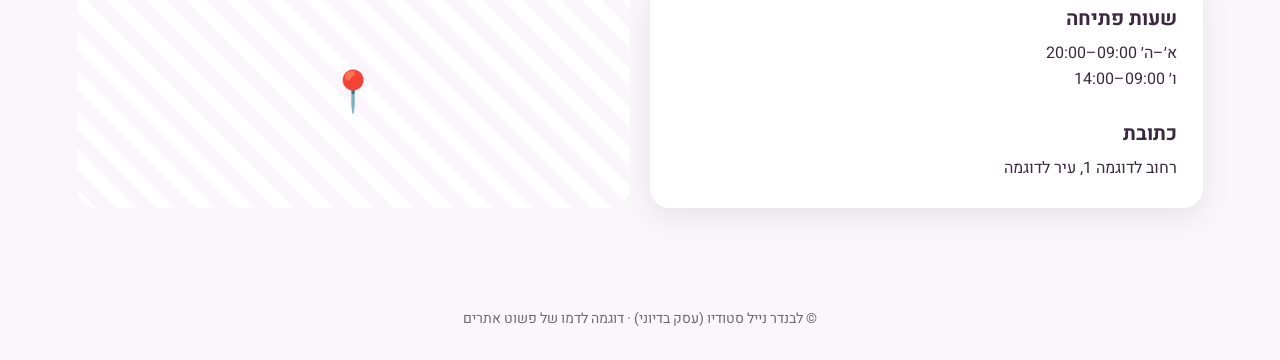
<file: demos/nails.html>
<!doctype html><html lang="he" dir="rtl"><head><meta charset="utf-8"><meta name="viewport" content="width=device-width,initial-scale=1">
<title>לבנדר נייל סטודיו — דוגמה לדמו | פשוט אתרים</title><meta name="robots" content="noindex">
<link href="https://fonts.googleapis.com/css2?family=Playfair+Display:wght@700&family=Heebo:wght@400;700&display=swap" rel="stylesheet">
<style>*{box-sizing:border-box;margin:0;padding:0}body{font-family:Heebo,sans-serif;background:#fbf6fb;color:#3b2a3f;line-height:1.6}
.ribbon{background:#111;color:#fde68a;text-align:center;font-size:14px;padding:8px}.ribbon a{color:#fde68a}
header{display:flex;justify-content:space-between;align-items:center;padding:18px 6vw}.logo{font-family:'Playfair Display',serif;font-size:28px;font-weight:700;color:#a855f7}
nav a{margin-inline-start:22px;text-decoration:none;color:#3b2a3f;opacity:.8}
.hero{margin:0 6vw;border-radius:28px;min-height:420px;display:grid;align-content:center;padding:60px 6vw;background:linear-gradient(120deg,#f5d0fe,#fbcfe8 60%,#fde2e4);color:#3b2a3f;position:relative;overflow:hidden}
.hero h1{font-family:'Playfair Display',serif;font-size:clamp(36px,6vw,64px);line-height:1.1;margin-bottom:14px}.hero p{font-size:20px;max-width:34ch;opacity:.9}
.hero .art{position:absolute;left:6vw;top:50%;transform:translateY(-50%);font-size:180px;opacity:.9}
.btn{display:inline-block;margin-top:26px;background:#a855f7;color:#fff;padding:14px 28px;border-radius:999px;font-weight:700;text-decoration:none;width:max-content}
section{padding:70px 6vw}h2{font-family:'Playfair Display',serif;font-size:38px;margin-bottom:28px;text-align:center}
.grid{display:grid;grid-template-columns:repeat(3,1fr);gap:20px}.item{background:#fff;border-radius:20px;padding:26px;box-shadow:0 10px 30px rgba(0,0,0,.08)}
.item b{display:block;font-size:20px;margin-bottom:6px}.item span{color:#a855f7;font-weight:700;font-size:22px}
.gal{display:grid;grid-template-columns:repeat(4,1fr);gap:14px}.gal div{aspect-ratio:1;border-radius:18px;background:linear-gradient(135deg,#f5d0fe,#fbcfe8);display:grid;place-items:center;font-size:54px}
.gal div:nth-child(2n){filter:hue-rotate(25deg)}
.info{display:grid;grid-template-columns:1fr 1fr;gap:20px}.map{border-radius:20px;min-height:200px;background:repeating-linear-gradient(45deg,#fff,#fff 14px,#fbf6fb 14px,#fbf6fb 28px);display:grid;place-items:center;font-size:40px}
footer{text-align:center;padding:30px;opacity:.7;font-size:14px}
.wa{position:fixed;bottom:22px;left:22px;background:#25d366;color:#fff;width:60px;height:60px;border-radius:50%;display:grid;place-items:center;font-size:28px;text-decoration:none;box-shadow:0 8px 24px rgba(0,0,0,.25)}
@media(max-width:760px){.grid,.info{grid-template-columns:1fr}.gal{grid-template-columns:1fr 1fr}.hero .art{font-size:90px;top:auto;bottom:10px;transform:none}nav{display:none}}</style></head><body>
<div class="ribbon">דוגמה לדמו · עסק בדיוני לצורך המחשה · נבנה ע״י <a href="../index.html">פשוט אתרים</a></div>
<header><div class="logo">לבנדר נייל סטודיו</div><nav><a href="#s">טיפולים</a><a href="#g">גלריה</a><a href="#c">צור קשר</a></nav></header>
<div class="hero"><div class="art" aria-hidden="true">💅</div><h1>ציפורניים מושלמות,<br>בלי לחכות</h1><p>לק ג׳ל, בנייה ועיצוב אישי בסטודיו רגוע ונקי.</p><a class="btn" href="#c">קביעת תור בוואטסאפ</a></div>
<section id="s"><h2>מחירון</h2><div class="grid"><div class="item"><b>לק ג׳ל</b><p>כולל הכנה וטיפוח</p><span>₪120</span></div><div class="item"><b>בניית ציפורניים</b><p>ג׳ל או אקריל</p><span>₪220</span></div><div class="item"><b>עיצוב אישי</b><p>ציורים, קישוטים ואבנים</p><span>₪30</span></div></div></section>
<section id="g"><h2>גלריה</h2><div class="gal" aria-label="גלריית המחשה"><div aria-hidden="true">💅</div><div aria-hidden="true">✨</div><div aria-hidden="true">🌸</div><div aria-hidden="true">💖</div></div></section>
<section id="c"><h2>מגיעים אלינו</h2><div class="info"><div class="item"><b>שעות פתיחה</b>א׳–ה׳ 09:00–20:00<br>ו׳ 09:00–14:00<br><br><b>כתובת</b>רחוב לדוגמה 1, עיר לדוגמה</div><div class="map" aria-label="מקום למפה">📍</div></div></section>
<footer>© לבנדר נייל סטודיו (עסק בדיוני) · דוגמה לדמו של פשוט אתרים</footer>
<a class="wa" href="#c" aria-label="וואטסאפ (דוגמה)">💬</a></body></html>
</file>
<file: styles.css>
:root{--bg:#05070f;--fg:#e6e9f5;--mut:#a3acc6;--c1:#22d3ee;--c2:#818cf8;--c3:#e879f9;--glass:rgba(255,255,255,.05);--bd:rgba(255,255,255,.12);--r:22px;
--grad:linear-gradient(110deg,var(--c1),var(--c2) 50%,var(--c3))}
*{box-sizing:border-box;margin:0;padding:0}
html{scroll-behavior:smooth;scroll-padding-top:80px}
body{font-family:Heebo,Rubik,system-ui,sans-serif;background:var(--bg);color:var(--fg);line-height:1.65;overflow-x:hidden;-webkit-font-smoothing:antialiased}
a{color:inherit}
img{max-width:100%}
.skip{position:absolute;top:-60px;right:12px;background:#fff;color:#000;padding:8px 14px;border-radius:8px;z-index:100}
.skip:focus{top:12px}
:focus-visible{outline:2px solid var(--c1);outline-offset:3px;border-radius:6px}
#bg{position:fixed;inset:0;width:100%;height:100%;z-index:-2}
.glow{position:fixed;width:60vmax;height:60vmax;border-radius:50%;filter:blur(90px);opacity:.28;z-index:-1;pointer-events:none;animation:drift 18s ease-in-out infinite alternate}
.g1{background:radial-gradient(circle,#4f46e5,transparent 65%);top:-25vmax;left:-15vmax}
.g2{background:radial-gradient(circle,#c026d3,transparent 65%);bottom:-30vmax;right:-20vmax;animation-delay:-9s}
@keyframes drift{to{transform:translate(8vmax,6vmax) scale(1.1)}}
.wrap{width:min(1160px,92vw);margin-inline:auto}
.narrow{width:min(820px,92vw)}
.grad{background:var(--grad);-webkit-background-clip:text;background-clip:text;color:transparent}
.glass{background:var(--glass);border:1px solid var(--bd);border-radius:var(--r);backdrop-filter:blur(14px);-webkit-backdrop-filter:blur(14px)}
/* nav */
.nav{position:sticky;top:0;z-index:50;display:flex;justify-content:space-between;align-items:center;padding:14px 4vw;background:rgba(5,7,15,.6);backdrop-filter:blur(16px);-webkit-backdrop-filter:blur(16px);border-bottom:1px solid rgba(255,255,255,.06)}
.brand{display:flex;align-items:center;gap:10px;text-decoration:none;font-family:Rubik,Heebo,sans-serif;font-weight:700;font-size:1.25rem}
.brand b{background:var(--grad);-webkit-background-clip:text;background-clip:text;color:transparent}
.nav ul{display:flex;gap:26px;list-style:none;align-items:center}
.nav ul a{text-decoration:none;color:var(--mut);font-weight:500;transition:color .2s}
.nav ul a:hover{color:#fff}
.menu-btn{display:none;background:none;border:0;width:40px;height:40px;cursor:pointer;flex-direction:column;justify-content:center;gap:7px;align-items:center}
.menu-btn span{display:block;width:24px;height:2px;background:#fff;border-radius:2px;transition:.3s}
/* buttons */
.btn{display:inline-flex;align-items:center;justify-content:center;gap:8px;padding:14px 26px;border-radius:999px;font-weight:700;text-decoration:none;border:1px solid var(--bd);font-family:inherit;font-size:1rem;cursor:pointer;transition:transform .2s,box-shadow .3s,background .3s;color:#fff;background:transparent}
.btn:hover{transform:translateY(-2px)}
.btn-glow{background:var(--grad);border:0;color:#06060c;box-shadow:0 0 0 0 rgba(129,140,248,.5),0 10px 40px -10px rgba(232,121,249,.6)}
.btn-glow:hover{box-shadow:0 0 0 6px rgba(129,140,248,.15),0 14px 50px -10px rgba(34,211,238,.7)}
.btn-ghost{background:rgba(255,255,255,.04)}
.btn-sm{padding:9px 18px;font-size:.92rem;color:#fff!important;border-color:rgba(129,140,248,.6);background:rgba(129,140,248,.12)}
.full{width:100%;grid-column:1/-1}
/* hero */
.hero{padding:clamp(48px,9vw,120px) 0 clamp(40px,6vw,80px)}
.hero-grid{display:grid;grid-template-columns:1.1fr .9fr;gap:56px;align-items:center}
.eyebrow{display:inline-flex;align-items:center;gap:8px;color:var(--c1);font-weight:700;letter-spacing:.02em;font-size:.95rem;margin-bottom:14px}
.dot{width:8px;height:8px;border-radius:50%;background:var(--c1);box-shadow:0 0 12px var(--c1);animation:pulse 2s infinite}
@keyframes pulse{50%{opacity:.35}}
h1{font-family:Rubik,Heebo,sans-serif;font-size:clamp(2.2rem,5.4vw,4.1rem);line-height:1.12;font-weight:800;letter-spacing:-.01em;margin-bottom:22px}
.lead{font-size:clamp(1.05rem,1.6vw,1.25rem);color:var(--mut);max-width:40ch;margin-bottom:30px}
.lead strong{color:#fff}
.cta-row{display:flex;gap:14px;flex-wrap:wrap;margin-bottom:28px}
.chips{display:flex;flex-wrap:wrap;gap:10px;list-style:none}
.chips li{padding:6px 14px;border-radius:999px;border:1px solid var(--bd);font-size:.9rem;color:var(--mut);background:rgba(255,255,255,.03)}
.chips li::before{content:"✓ ";color:var(--c1)}
.hero-visual{position:relative;perspective:1200px}
.device{border-radius:20px;border:1px solid rgba(255,255,255,.16);background:linear-gradient(160deg,rgba(255,255,255,.09),rgba(255,255,255,.02));box-shadow:0 30px 80px -20px rgba(79,70,229,.55),inset 0 1px 0 rgba(255,255,255,.15);transform:rotateY(-12deg) rotateX(6deg);animation:hover 7s ease-in-out infinite;overflow:hidden}
@keyframes hover{50%{transform:rotateY(-8deg) rotateX(3deg) translateY(-10px)}}
.device-bar{display:flex;align-items:center;gap:6px;padding:12px 14px;border-bottom:1px solid rgba(255,255,255,.08);direction:ltr}
.device-bar i{width:10px;height:10px;border-radius:50%;background:#f87171}.device-bar i:nth-child(2){background:#fbbf24}.device-bar i:nth-child(3){background:#34d399}
.device-bar span{margin-inline-start:12px;font-size:.78rem;color:var(--mut);background:rgba(255,255,255,.06);padding:3px 12px;border-radius:8px}
.device-body{padding:18px;display:grid;gap:14px}
.sk{border-radius:12px;background:linear-gradient(90deg,rgba(255,255,255,.06),rgba(255,255,255,.14),rgba(255,255,255,.06));background-size:200% 100%;animation:shine 2.8s linear infinite}
@keyframes shine{to{background-position:-200% 0}}
.sk-hero{height:130px;background:linear-gradient(120deg,rgba(34,211,238,.35),rgba(129,140,248,.35),rgba(232,121,249,.35))}
.sk-row{display:grid;grid-template-columns:repeat(3,1fr);gap:10px}.sk-card{height:70px}
.sk-line{height:12px}.sk-line.short{width:60%}
.sk-btn{height:36px;width:42%;border-radius:999px;background:var(--grad);opacity:.85}
.float{position:absolute;padding:9px 16px;border-radius:14px;font-size:.88rem;font-weight:600;background:rgba(15,18,35,.75);border:1px solid var(--bd);backdrop-filter:blur(10px);box-shadow:0 10px 30px rgba(0,0,0,.4);animation:bob 5s ease-in-out infinite;white-space:nowrap}
.f1{top:-16px;left:-10px}.f2{bottom:40px;left:-34px;animation-delay:-1.6s}.f3{bottom:-18px;right:20px;animation-delay:-3.2s}
@keyframes bob{50%{transform:translateY(-10px)}}
/* sections */
.section{padding:clamp(56px,8vw,110px) 0}
.sec-head{text-align:center;margin-bottom:46px}
.sec-head h2{font-family:Rubik,Heebo,sans-serif;font-size:clamp(1.8rem,3.6vw,2.7rem);line-height:1.2;margin-bottom:10px}
.sec-head p:not(.eyebrow){color:var(--mut);max-width:60ch;margin-inline:auto}
.sec-head strong{color:#fff}
.cards{display:grid;grid-template-columns:repeat(3,1fr);gap:22px;align-items:stretch}
.card{padding:30px 26px;position:relative;transition:transform .35s,border-color .35s,box-shadow .35s}
.card:hover{transform:translateY(-6px);border-color:rgba(129,140,248,.5);box-shadow:0 20px 60px -25px rgba(129,140,248,.6)}
.card.featured{border-color:rgba(232,121,249,.45);background:linear-gradient(170deg,rgba(129,140,248,.14),rgba(232,121,249,.06))}
.badge{position:absolute;top:-13px;left:22px;background:var(--grad);color:#06060c;font-weight:800;font-size:.8rem;padding:4px 12px;border-radius:999px}
.icon{font-size:1.8rem;width:56px;height:56px;display:grid;place-items:center;border-radius:16px;background:rgba(255,255,255,.06);border:1px solid var(--bd);margin-bottom:18px}
.card h3{font-size:1.3rem;margin-bottom:10px}
.card p{color:var(--mut)}.card p strong{color:#fff}
.price{font-family:Rubik,sans-serif;font-size:2.3rem;font-weight:800;color:#fff!important;margin:18px 0 12px}
.price small{font-size:1rem;font-weight:500;color:var(--mut);margin-inline-end:6px}
.ticks{list-style:none;display:grid;gap:6px;font-size:.95rem}
.ticks li::before{content:"✦";color:var(--c3);margin-inline-end:8px}
.steps{list-style:none;display:grid;grid-template-columns:repeat(3,1fr);gap:22px;counter-reset:s;position:relative}
.step{padding:30px 26px}
.num{font-family:Rubik,sans-serif;font-size:2.8rem;font-weight:800;background:var(--grad);-webkit-background-clip:text;background-clip:text;color:transparent;line-height:1}
.step h3{margin:12px 0 8px;font-size:1.25rem}.step p{color:var(--mut)}
.note{text-align:center;color:var(--mut);margin-top:34px;font-size:.98rem}
.demos{display:grid;grid-template-columns:repeat(3,1fr);gap:22px}
.demo{display:block;padding:14px 14px 22px;text-decoration:none;transition:transform .35s,box-shadow .35s}
.demo:hover{transform:translateY(-6px);box-shadow:0 22px 60px -25px rgba(34,211,238,.55)}
.tag{display:inline-block;font-size:.78rem;font-weight:700;color:#fde68a;background:rgba(253,230,138,.1);border:1px solid rgba(253,230,138,.35);padding:3px 10px;border-radius:999px;margin-bottom:12px}
.frame{position:relative;aspect-ratio:4/5;border-radius:14px;overflow:hidden;border:1px solid var(--bd);background:#fff}
.frame iframe{position:absolute;top:0;right:0;width:400%;height:400%;border:0;transform:scale(.25);transform-origin:top right;pointer-events:none}
.demo h3{margin:16px 6px 4px;font-size:1.15rem}.demo p{margin:0 6px;color:var(--mut);font-size:.95rem}
.faq{display:grid;gap:14px}
.faq details{padding:0 24px;transition:border-color .3s}
.faq details[open]{border-color:rgba(129,140,248,.5)}
.faq summary{cursor:pointer;list-style:none;padding:20px 0;font-weight:700;font-size:1.08rem;display:flex;justify-content:space-between;gap:12px}
.faq summary::-webkit-details-marker{display:none}
.faq summary::after{content:"+";font-size:1.5rem;line-height:1;color:var(--c1);transition:transform .3s}
.faq details[open] summary::after{transform:rotate(45deg)}
.faq details p{color:var(--mut);padding-bottom:20px}
.contact{padding:clamp(28px,5vw,52px)}
.contact .sec-head{margin-bottom:30px}
form{display:grid;grid-template-columns:1fr 1fr;gap:16px}
.field{display:grid;gap:6px}.field.full{grid-column:1/-1}
label{font-weight:600;font-size:.95rem}.opt{color:var(--mut);font-weight:400}
input,textarea{font:inherit;color:#fff;background:rgba(0,0,0,.35);border:1px solid var(--bd);border-radius:14px;padding:13px 16px;transition:border-color .2s,box-shadow .2s}
input::placeholder,textarea::placeholder{color:#8891ad}
input:focus,textarea:focus{outline:none;border-color:var(--c2);box-shadow:0 0 0 4px rgba(129,140,248,.2)}
input[aria-invalid=true]{border-color:#f87171}
.form-note{grid-column:1/-1;text-align:center;color:var(--mut);font-size:.9rem;word-break:break-word}
.form-note a{color:var(--c1)}
.footer{border-top:1px solid rgba(255,255,255,.07);padding:36px 0 44px;background:rgba(0,0,0,.3)}
.foot{display:grid;gap:12px;color:var(--mut);font-size:.88rem}
.foot a{color:var(--c1)}.foot .brand{color:#fff}
/* reveal */
.reveal{opacity:0;transform:translateY(28px);transition:opacity .8s ease,transform .8s cubic-bezier(.2,.7,.2,1)}
.reveal.in{opacity:1;transform:none}
@media (prefers-reduced-motion:reduce){*{animation:none!important;transition:none!important}.reveal{opacity:1;transform:none}html{scroll-behavior:auto}}
@media (max-width:920px){
 .hero-grid{grid-template-columns:1fr;gap:60px}
 .hero-visual{max-width:460px;margin-inline:auto;width:100%}
 .cards,.steps,.demos{grid-template-columns:1fr;max-width:520px;margin-inline:auto}
 .menu-btn{display:flex}
 .nav ul{position:absolute;top:100%;inset-inline:0;flex-direction:column;gap:0;background:rgba(5,7,15,.96);border-bottom:1px solid var(--bd);padding:8px 0 16px;display:none}
 .nav ul.open{display:flex}
 .nav ul li{width:100%;text-align:center}.nav ul a{display:block;padding:12px}
 .nav ul .btn-sm{display:inline-flex;margin-top:8px}
 .menu-btn[aria-expanded=true] span:first-child{transform:translateY(4.5px) rotate(45deg)}
 .menu-btn[aria-expanded=true] span:last-child{transform:translateY(-4.5px) rotate(-45deg)}
}
@media (max-width:560px){
 form{grid-template-columns:1fr}
 .f2{left:-6px}.float{font-size:.78rem;padding:7px 12px}
 .cta-row .btn{flex:1 1 100%}
}
</file>
